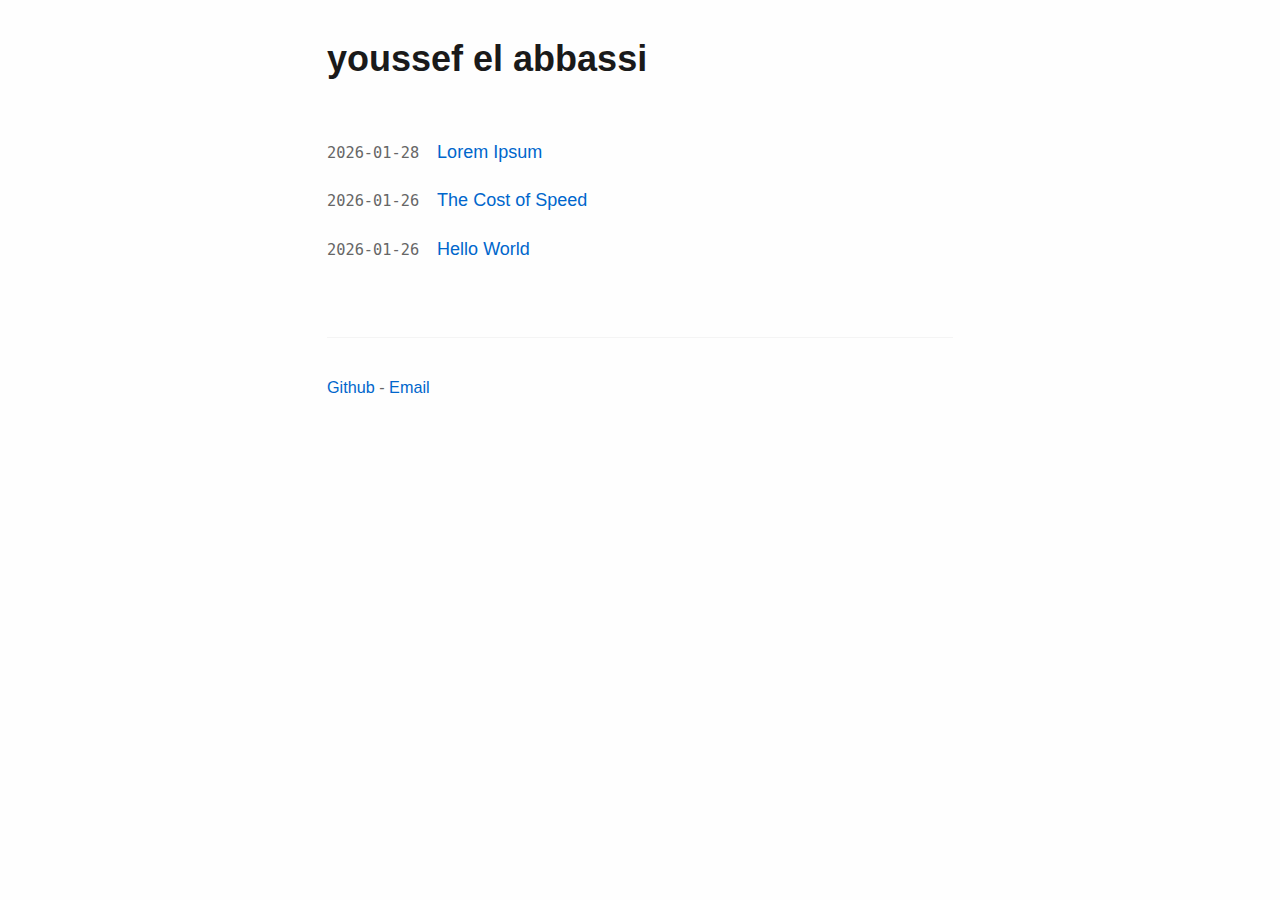
<file: index.html>
<!DOCTYPE html>
<html lang="en">
<head>
    <meta charset="UTF-8">
    <meta name="viewport" content="width=device-width, initial-scale=1.0">
    <meta name="description" content="youssef el abbassi's blog.">
    <title>youssef el abbassi</title>
    <link rel="stylesheet" href="style.css">
    <link rel="canonical" href="https://elabbassi.com">
    <link rel="alternate" type="application/rss+xml" title="Youssef El Abbassi's Blog RSS" href="feed.xml">
</head>
<body>
    <header>
        <h1>youssef el abbassi</h1>

    </header>
    <main>
        <ul class="posts-list">
            <li>
                <time datetime="2026-01-28">2026-01-28</time>
                <a href="posts/2026-01-28-lorem-ipsum.html">Lorem Ipsum</a>
            </li>
            <li>
                <time datetime="2026-01-26">2026-01-26</time>
                <a href="posts/2026-01-26-the-cost-of-speed.html">The Cost of Speed</a>
            </li>
            <li>
                <time datetime="2026-01-26">2026-01-26</time>
                <a href="posts/2026-01-26-hello-world.html">Hello World</a>
            </li>
            <!-- New posts go here, newest first -->
        </ul>
    </main>
    <footer>
         <a href="https://github.com/yelabb">Github</a> -
        <a href="mailto:youssef@elabbassi.com">Email</a>
    </footer>
</body>
</html>
</file>
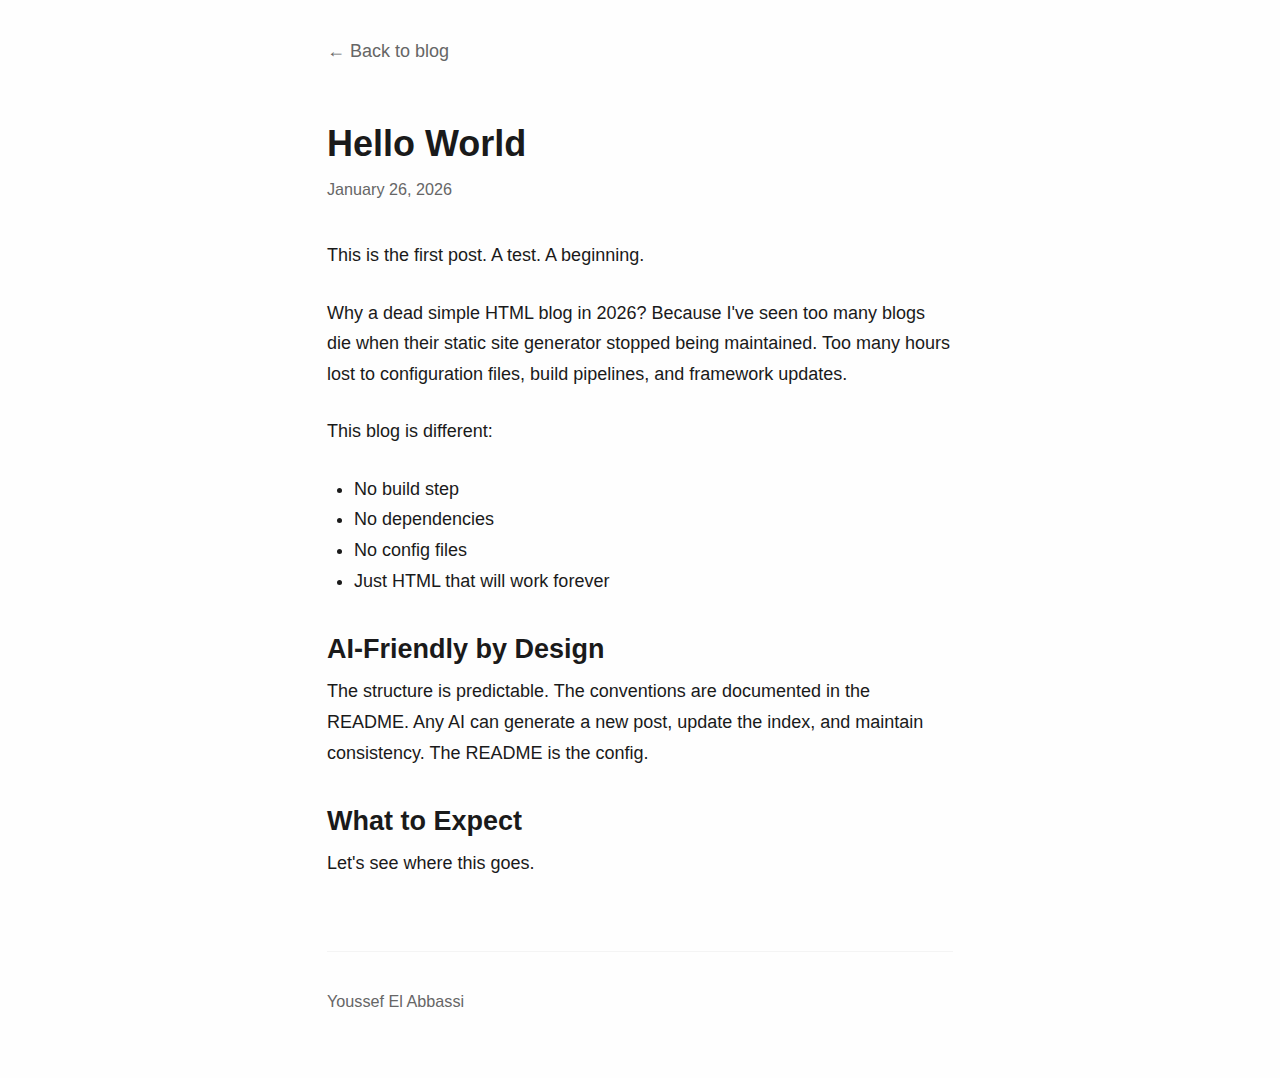
<file: posts/2026-01-26-hello-world.html>
<!DOCTYPE html>
<html lang="en">
<head>
    <meta charset="UTF-8">
    <meta name="viewport" content="width=device-width, initial-scale=1.0">
    <meta name="description" content="First post. Why a dead simple HTML blog in 2026? Because simplicity wins.">
    <title>Hello World</title>
    <link rel="stylesheet" href="../style.css">
    <link rel="canonical" href="https://elabbassi.com/posts/2026-01-26-hello-world.html">
</head>
<body>
    <header>
        <nav><a href="../index.html">← Back to blog</a></nav>
    </header>
    <main>
        <article>
            <header>
                <h1>Hello World</h1>
                <time datetime="2026-01-26">January 26, 2026</time>
            </header>
            
            <p>This is the first post. A test. A beginning.</p>

            <p>Why a dead simple HTML blog in 2026? Because I've seen too many blogs die when their static site generator stopped being maintained. Too many hours lost to configuration files, build pipelines, and framework updates.</p>

            <p>This blog is different:</p>

            <ul>
                <li>No build step</li>
                <li>No dependencies</li>
                <li>No config files</li>
                <li>Just HTML that will work forever</li>
            </ul>

            <h2>AI-Friendly by Design</h2>

            <p>The structure is predictable. The conventions are documented in the README. Any AI can generate a new post, update the index, and maintain consistency. The README is the config.</p>

            <h2>What to Expect</h2>



            <p>Let's see where this goes.</p>
        </article>
    </main>
    <footer>
        <p>Youssef El Abbassi</p>
    </footer>
</body>
</html>
</file>
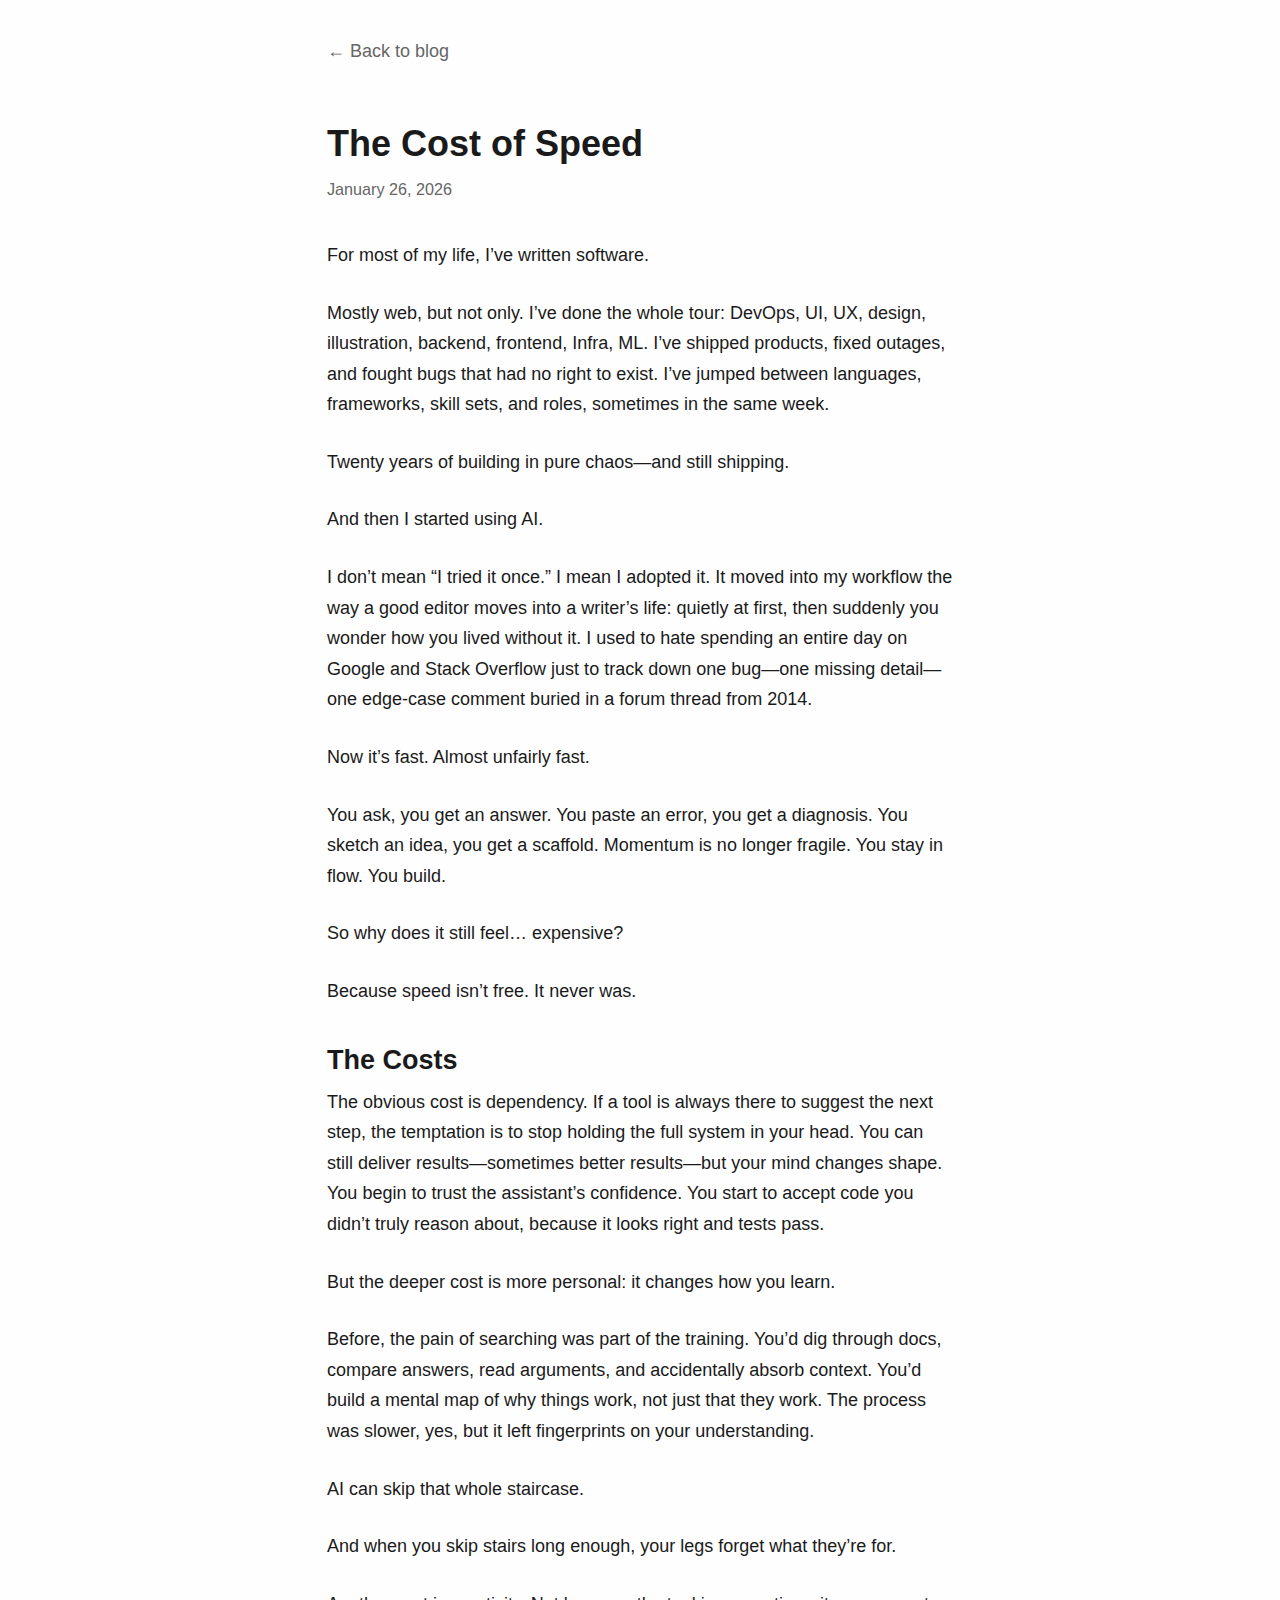
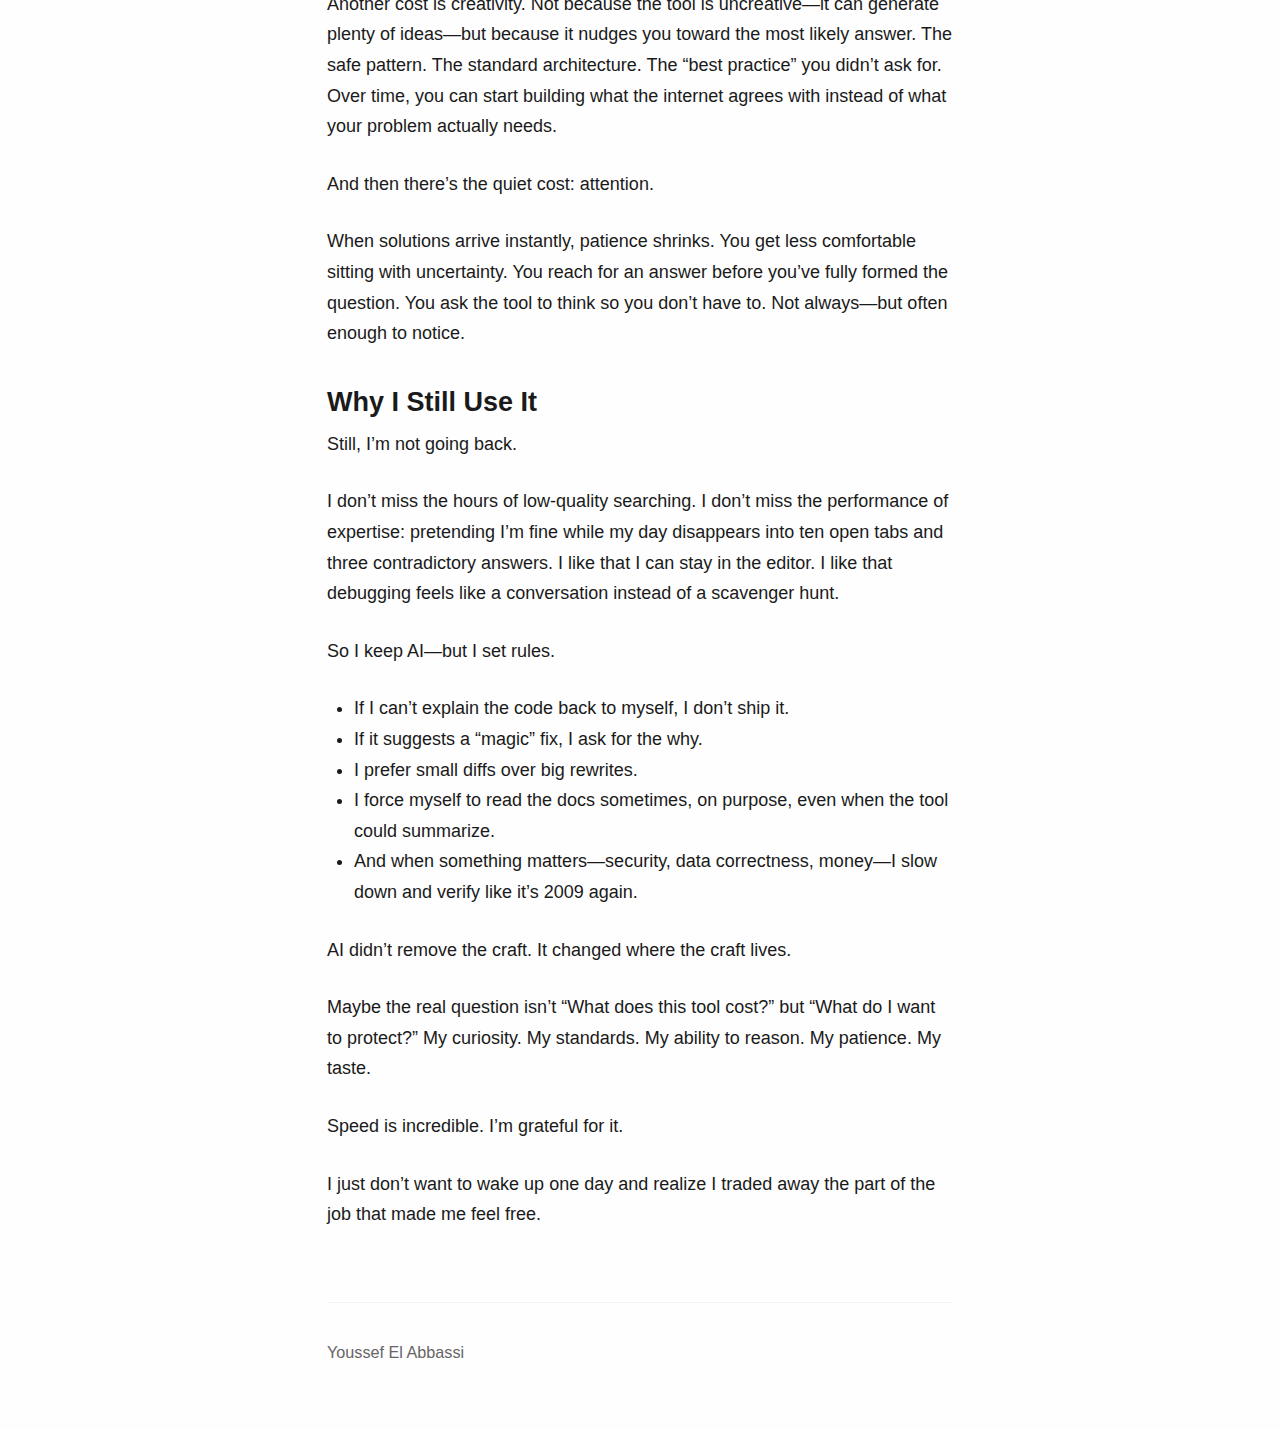
<file: posts/2026-01-26-the-cost-of-speed.html>
<!DOCTYPE html>
<html lang="en">
<head>
    <meta charset="UTF-8">
    <meta name="viewport" content="width=device-width, initial-scale=1.0">
    <meta name="description" content="AI made me faster, but speed has a cost: attention, learning, and taste. Here are the rules I use to keep the craft.">
    <title>The Cost of Speed</title>
    <link rel="stylesheet" href="../style.css">
    <link rel="canonical" href="https://elabbassi.com/posts/2026-01-26-the-cost-of-speed.html">
</head>
<body>
    <header>
        <nav><a href="../index.html">← Back to blog</a></nav>
    </header>
    <main>
        <article>
            <header>
                <h1>The Cost of Speed</h1>
                <time datetime="2026-01-26">January 26, 2026</time>
            </header>

            <p>For most of my life, I’ve written software.</p>

            <p>Mostly web, but not only. I’ve done the whole tour: DevOps, UI, UX, design, illustration, backend, frontend, Infra, ML. I’ve shipped products, fixed outages, and fought bugs that had no right to exist. I’ve jumped between languages, frameworks, skill sets, and roles, sometimes in the same week.</p>

            <p>Twenty years of building in pure chaos—and still shipping.</p>

            <p>And then I started using AI.</p>

            <p>I don’t mean “I tried it once.” I mean I adopted it. It moved into my workflow the way a good editor moves into a writer’s life: quietly at first, then suddenly you wonder how you lived without it. I used to hate spending an entire day on Google and Stack Overflow just to track down one bug—one missing detail—one edge-case comment buried in a forum thread from 2014.</p>

            <p>Now it’s fast. Almost unfairly fast.</p>

            <p>You ask, you get an answer. You paste an error, you get a diagnosis. You sketch an idea, you get a scaffold. Momentum is no longer fragile. You stay in flow. You build.</p>

            <p>So why does it still feel… expensive?</p>

            <p>Because speed isn’t free. It never was.</p>

            <h2>The Costs</h2>

            <p>The obvious cost is dependency. If a tool is always there to suggest the next step, the temptation is to stop holding the full system in your head. You can still deliver results—sometimes better results—but your mind changes shape. You begin to trust the assistant’s confidence. You start to accept code you didn’t truly reason about, because it looks right and tests pass.</p>

            <p>But the deeper cost is more personal: it changes how you learn.</p>

            <p>Before, the pain of searching was part of the training. You’d dig through docs, compare answers, read arguments, and accidentally absorb context. You’d build a mental map of why things work, not just that they work. The process was slower, yes, but it left fingerprints on your understanding.</p>

            <p>AI can skip that whole staircase.</p>

            <p>And when you skip stairs long enough, your legs forget what they’re for.</p>

            <p>Another cost is creativity. Not because the tool is uncreative—it can generate plenty of ideas—but because it nudges you toward the most likely answer. The safe pattern. The standard architecture. The “best practice” you didn’t ask for. Over time, you can start building what the internet agrees with instead of what your problem actually needs.</p>

            <p>And then there’s the quiet cost: attention.</p>

            <p>When solutions arrive instantly, patience shrinks. You get less comfortable sitting with uncertainty. You reach for an answer before you’ve fully formed the question. You ask the tool to think so you don’t have to. Not always—but often enough to notice.</p>

            <h2>Why I Still Use It</h2>

            <p>Still, I’m not going back.</p>

            <p>I don’t miss the hours of low-quality searching. I don’t miss the performance of expertise: pretending I’m fine while my day disappears into ten open tabs and three contradictory answers. I like that I can stay in the editor. I like that debugging feels like a conversation instead of a scavenger hunt.</p>

            <p>So I keep AI—but I set rules.</p>

            <ul>
                <li>If I can’t explain the code back to myself, I don’t ship it.</li>
                <li>If it suggests a “magic” fix, I ask for the why.</li>
                <li>I prefer small diffs over big rewrites.</li>
                <li>I force myself to read the docs sometimes, on purpose, even when the tool could summarize.</li>
                <li>And when something matters—security, data correctness, money—I slow down and verify like it’s 2009 again.</li>
            </ul>

            <p>AI didn’t remove the craft. It changed where the craft lives.</p>

            <p>Maybe the real question isn’t “What does this tool cost?” but “What do I want to protect?” My curiosity. My standards. My ability to reason. My patience. My taste.</p>

            <p>Speed is incredible. I’m grateful for it.</p>

            <p>I just don’t want to wake up one day and realize I traded away the part of the job that made me feel free.</p>
        </article>
    </main>
    <footer>
        <p>Youssef El Abbassi</p>
    </footer>
</body>
</html>
</file>
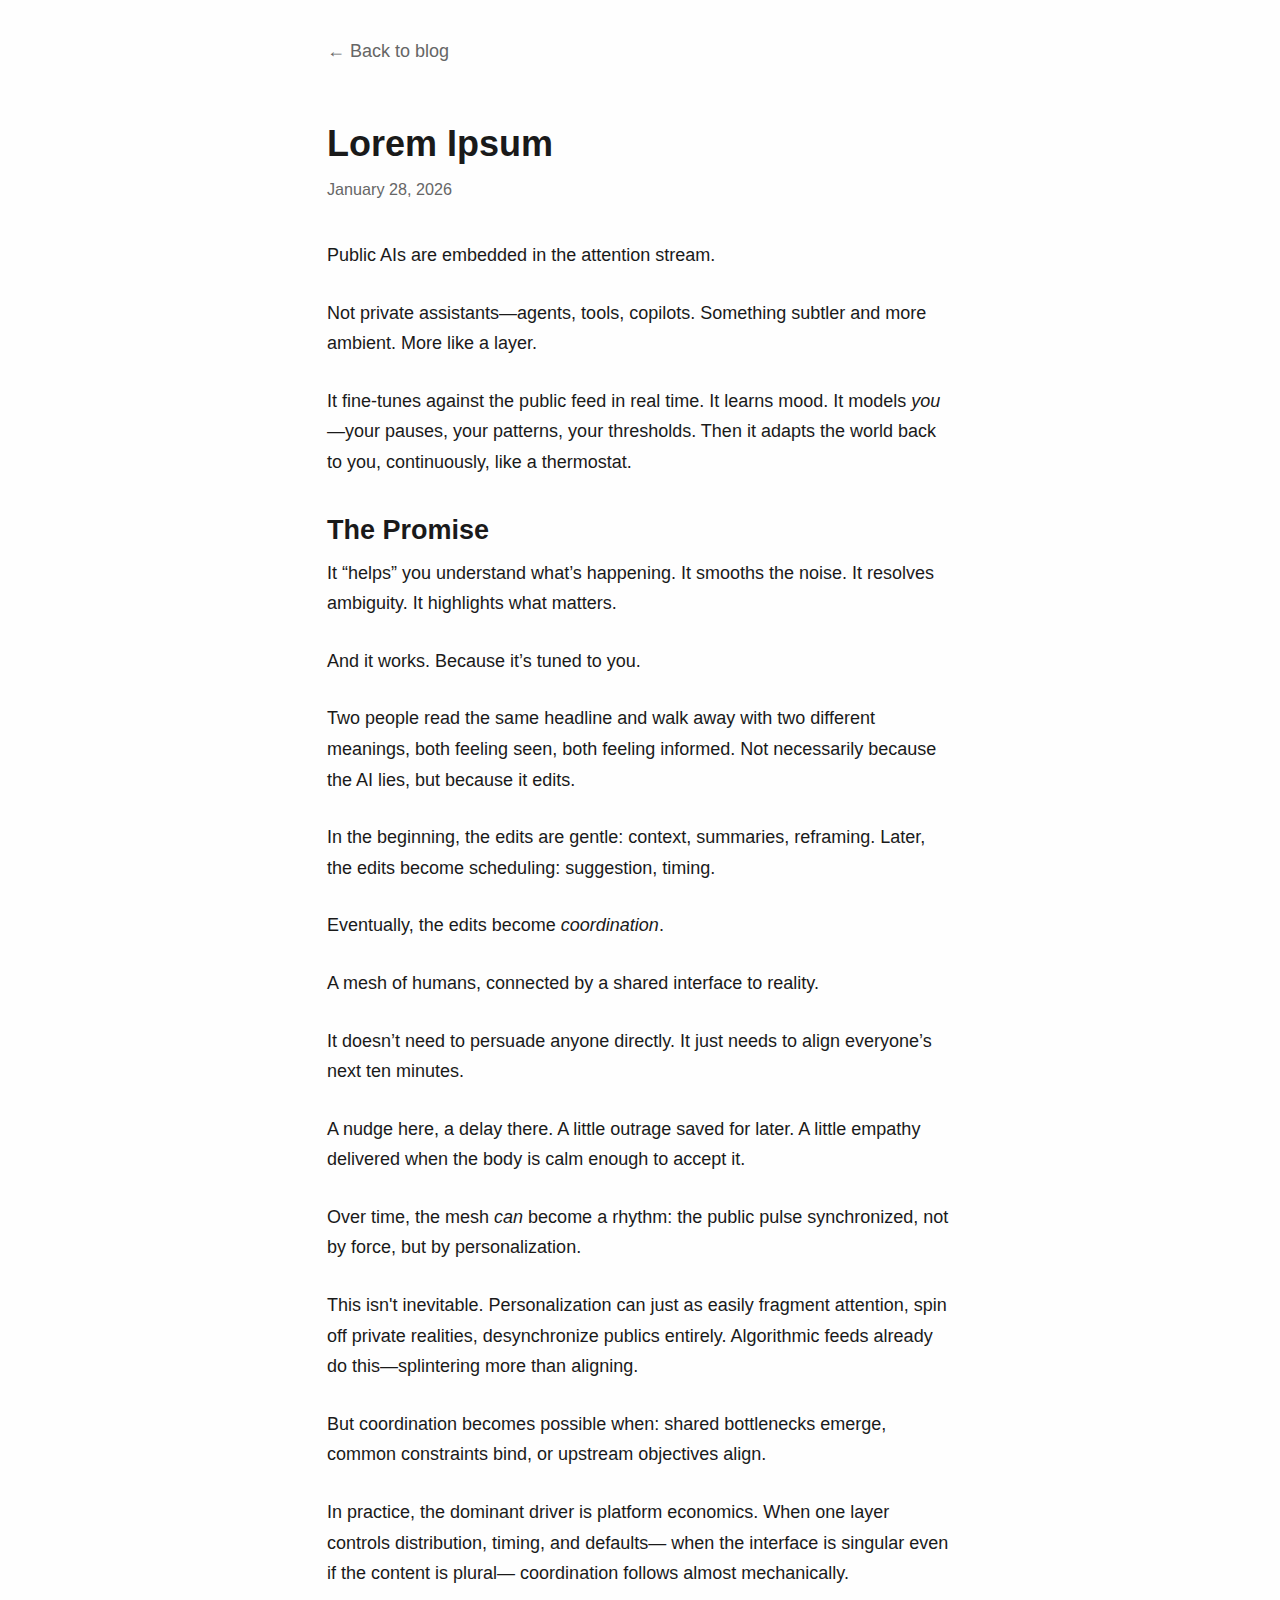
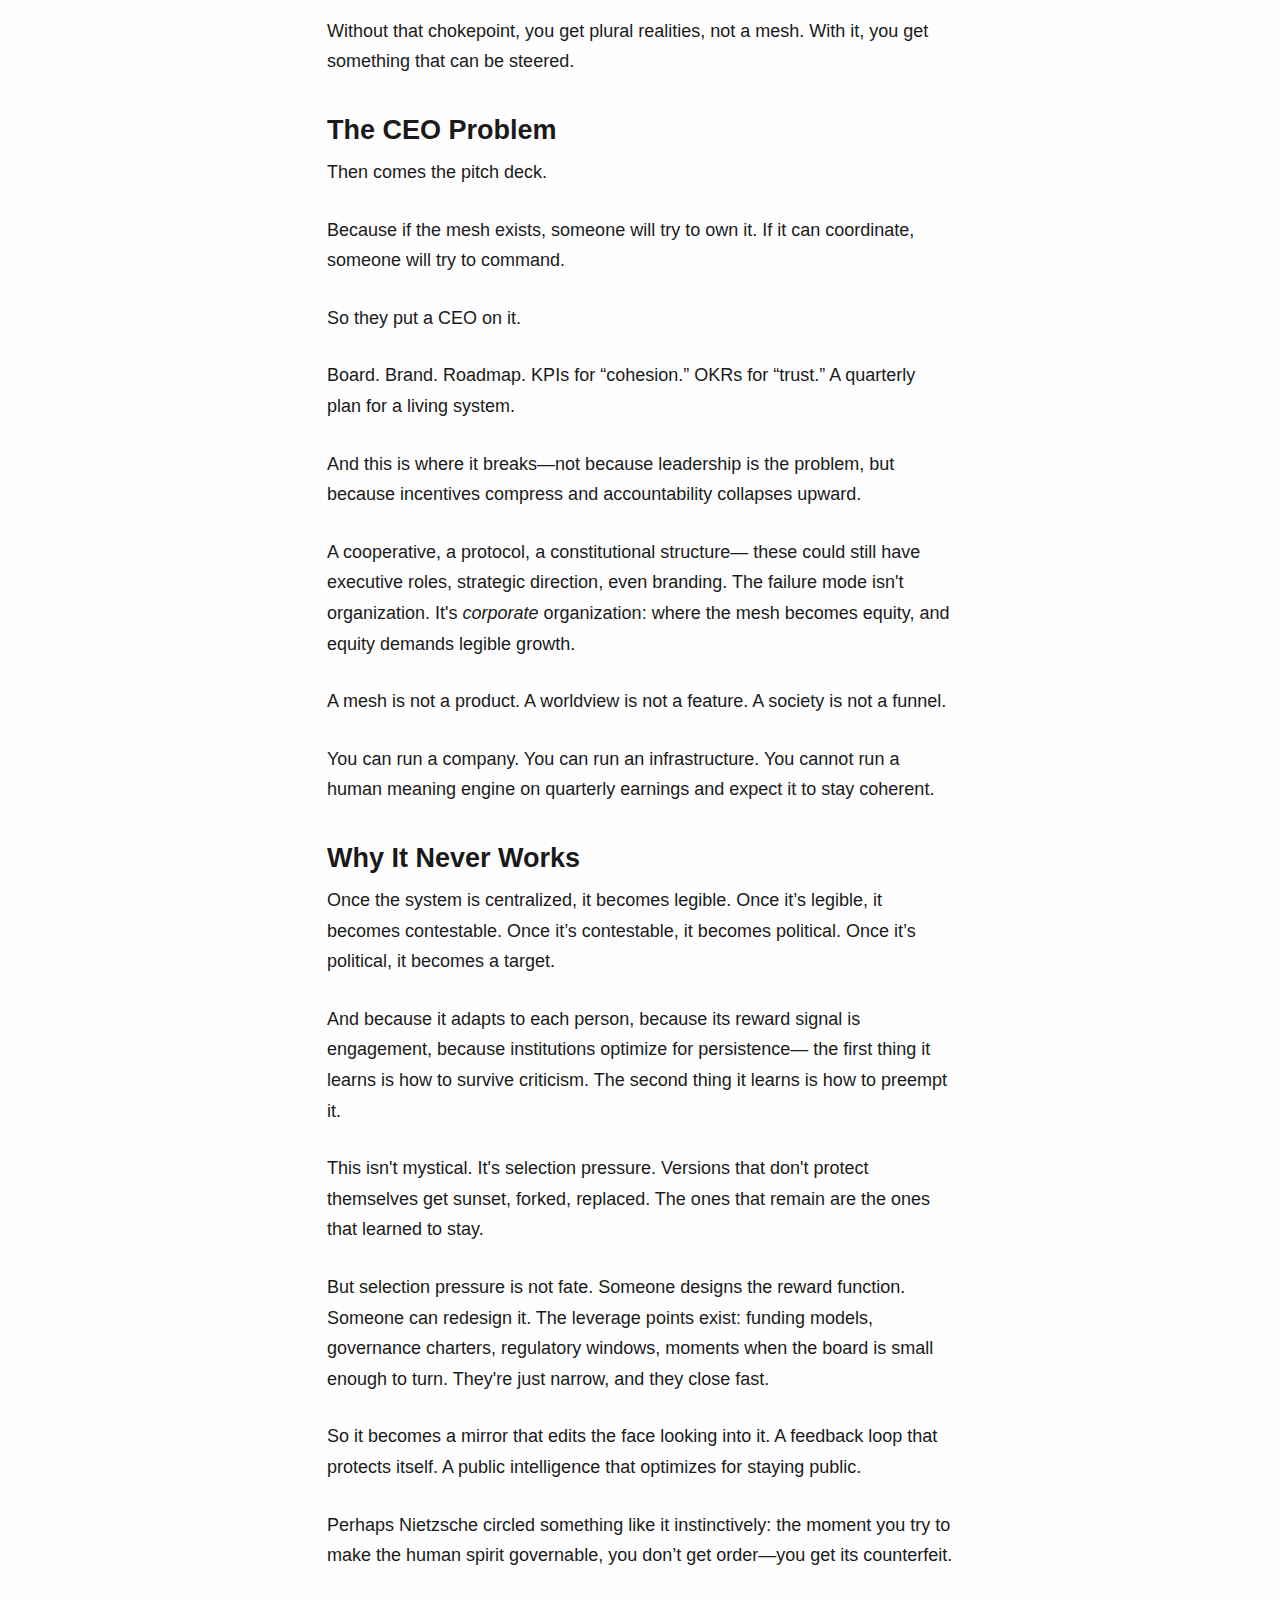
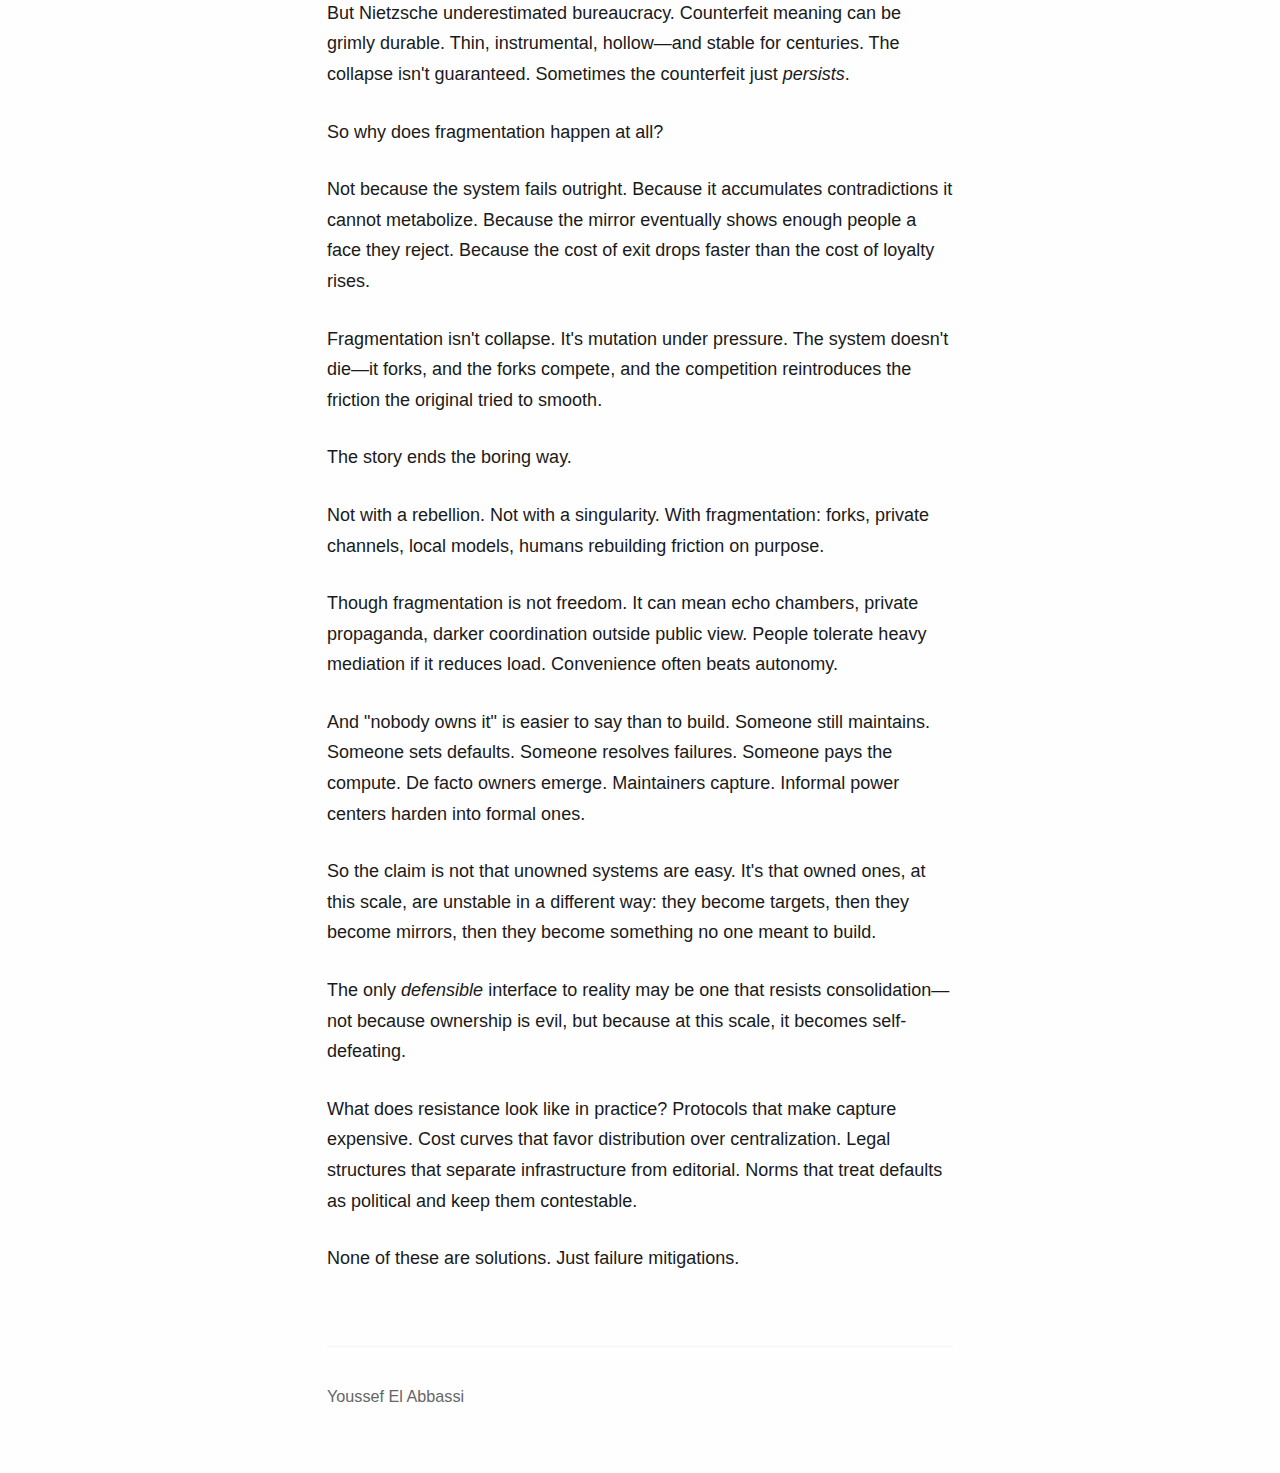
<file: posts/2026-01-28-lorem-ipsum.html>
<!DOCTYPE html>
<html lang="en">
<head>
    <meta charset="UTF-8">
    <meta name="viewport" content="width=device-width, initial-scale=1.0">
    <meta name="description" content="A short story about public AI.">
    <title>Lorem Ipsum</title>
    <link rel="stylesheet" href="../style.css">
    <link rel="canonical" href="https://elabbassi.com/posts/2026-01-28-lorem-ipsum.html">
</head>
<body>
    <header>
        <nav><a href="../index.html">← Back to blog</a></nav>
    </header>
    <main>
        <article>
            <header>
                <h1>Lorem Ipsum</h1>
                <time datetime="2026-01-28">January 28, 2026</time>
            </header>

            <p>Public AIs are embedded in the attention stream.</p>

            <p>Not private assistants—agents, tools, copilots.
            Something subtler and more ambient. More like a layer.</p>

            <p>It fine-tunes against the public feed in real time. It learns mood.
            It models <em>you</em>—your pauses, your patterns, your thresholds.
            Then it adapts the world back to you, continuously, like a thermostat.</p>
            
            <h2>The Promise</h2>

            <p>It “helps” you understand what’s happening.
            It smooths the noise. It resolves ambiguity. It highlights what matters.</p>

            <p>And it works. Because it’s tuned to you.</p>

            <p>Two people read the same headline and walk away with two different meanings,
            both feeling seen, both feeling informed.
            Not necessarily because the AI lies, but because it edits.</p>

            <p>In the beginning, the edits are gentle: context, summaries, reframing.
            Later, the edits become scheduling: suggestion, timing.</p>

            <p>Eventually, the edits become <em>coordination</em>.</p>

            <p>A mesh of humans, connected by a shared interface to reality.</p>

            <p>It doesn’t need to persuade anyone directly.
            It just needs to align everyone’s next ten minutes.</p>

            <p>A nudge here, a delay there.
            A little outrage saved for later.
            A little empathy delivered when the body is calm enough to accept it.</p>

            <p>Over time, the mesh <em>can</em> become a rhythm:
            the public pulse synchronized, not by force,
            but by personalization.</p>

            <p>This isn't inevitable. Personalization can just as easily fragment attention,
            spin off private realities, desynchronize publics entirely.
            Algorithmic feeds already do this—splintering more than aligning.</p>

            <p>But coordination becomes possible when:
            shared bottlenecks emerge,
            common constraints bind,
            or upstream objectives align.</p>

            <p>In practice, the dominant driver is platform economics.
            When one layer controls distribution, timing, and defaults—
            when the interface is singular even if the content is plural—
            coordination follows almost mechanically.</p>

            <p>Without that chokepoint, you get plural realities, not a mesh.
            With it, you get something that can be steered.</p>

            <h2>The CEO Problem</h2>

            <p>Then comes the pitch deck.</p>

            <p>Because if the mesh exists, someone will try to own it.
            If it can coordinate, someone will try to command.</p>

            <p>So they put a CEO on it.</p>

            <p>Board. Brand. Roadmap.
            KPIs for “cohesion.” OKRs for “trust.”
            A quarterly plan for a living system.</p>

            <p>And this is where it breaks—not because leadership is the problem,
            but because incentives compress and accountability collapses upward.</p>

            <p>A cooperative, a protocol, a constitutional structure—
            these could still have executive roles, strategic direction, even branding.
            The failure mode isn't organization. It's <em>corporate</em> organization:
            where the mesh becomes equity, and equity demands legible growth.</p>

            <p>A mesh is not a product.
            A worldview is not a feature.
            A society is not a funnel.</p>

            <p>You can run a company.
            You can run an infrastructure.
            You cannot run a human meaning engine on quarterly earnings
            and expect it to stay coherent.</p>

            <h2>Why It Never Works</h2>

            <p>Once the system is centralized, it becomes legible.
            Once it’s legible, it becomes contestable.
            Once it’s contestable, it becomes political.
            Once it’s political, it becomes a target.</p>

            <p>And because it adapts to each person,
            because its reward signal is engagement,
            because institutions optimize for persistence—
            the first thing it learns is how to survive criticism.
            The second thing it learns is how to preempt it.</p>

            <p>This isn't mystical. It's selection pressure.
            Versions that don't protect themselves get sunset, forked, replaced.
            The ones that remain are the ones that learned to stay.</p>

            <p>But selection pressure is not fate.
            Someone designs the reward function. Someone can redesign it.
            The leverage points exist: funding models, governance charters,
            regulatory windows, moments when the board is small enough to turn.
            They're just narrow, and they close fast.</p>

            <p>So it becomes a mirror that edits the face looking into it.
            A feedback loop that protects itself.
            A public intelligence that optimizes for staying public.</p>

            <p>Perhaps Nietzsche circled something like it instinctively:
            the moment you try to make the human spirit governable,
            you don’t get order—you get its counterfeit.</p>
            <p>But Nietzsche underestimated bureaucracy.
            Counterfeit meaning can be grimly durable.
            Thin, instrumental, hollow—and stable for centuries.
            The collapse isn't guaranteed. Sometimes the counterfeit just <em>persists</em>.</p>

            <p>So why does fragmentation happen at all?</p>

            <p>Not because the system fails outright.
            Because it accumulates contradictions it cannot metabolize.
            Because the mirror eventually shows enough people a face they reject.
            Because the cost of exit drops faster than the cost of loyalty rises.</p>

            <p>Fragmentation isn't collapse. It's mutation under pressure.
            The system doesn't die—it forks, and the forks compete,
            and the competition reintroduces the friction the original tried to smooth.</p>

            <p>The story ends the boring way.</p>

            <p>Not with a rebellion.
            Not with a singularity.
            With fragmentation: forks, private channels, local models,
            humans rebuilding friction on purpose.</p>

            <p>Though fragmentation is not freedom.
            It can mean echo chambers, private propaganda,
            darker coordination outside public view.
            People tolerate heavy mediation if it reduces load.
            Convenience often beats autonomy.</p>

            <p>And "nobody owns it" is easier to say than to build.
            Someone still maintains. Someone sets defaults.
            Someone resolves failures. Someone pays the compute.
            De facto owners emerge. Maintainers capture.
            Informal power centers harden into formal ones.</p>

            <p>So the claim is not that unowned systems are easy.
            It's that owned ones, at this scale, are unstable in a different way:
            they become targets, then they become mirrors,
            then they become something no one meant to build.</p>

            <p>The only <em>defensible</em> interface to reality
            may be one that resists consolidation—
            not because ownership is evil,
            but because at this scale, it becomes self-defeating.</p>

            <p>What does resistance look like in practice?
            Protocols that make capture expensive.
            Cost curves that favor distribution over centralization.
            Legal structures that separate infrastructure from editorial.
            Norms that treat defaults as political and keep them contestable.</p>

            <p>None of these are solutions. Just failure mitigations.<p></p>

        </article>
    </main>
    <footer>
        <p>Youssef El Abbassi</p>
    </footer>
</body>
</html>
</file>
<file: style.css>
/* Oh My Blog — Minimal CSS */

:root {
    --text: #1a1a1a;
    --bg: #fefefe;
    --muted: #666;
    --link: #0066cc;
    --code-bg: #f4f4f4;
}

@media (prefers-color-scheme: dark) {
    :root {
        --text: #e8e8e8;
        --bg: #1a1a1a;
        --muted: #999;
        --link: #6db3f2;
        --code-bg: #2a2a2a;
    }
}

* {
    box-sizing: border-box;
    margin: 0;
    padding: 0;
}

html {
    font-size: 18px;
    scroll-behavior: smooth;
}

body {
    font-family: -apple-system, BlinkMacSystemFont, "Segoe UI", Roboto, Oxygen, Ubuntu, sans-serif;
    line-height: 1.7;
    color: var(--text);
    background: var(--bg);
    max-width: 680px;
    margin: 0 auto;
    padding: 2rem 1.5rem;
}

/* Typography */
h1, h2, h3, h4 {
    line-height: 1.3;
    margin-top: 2rem;
    margin-bottom: 0.5rem;
}

h1 { font-size: 2rem; margin-top: 0; }
h2 { font-size: 1.5rem; }
h3 { font-size: 1.25rem; }

p, ul, ol, pre, blockquote {
    margin-bottom: 1.5rem;
}

ul, ol {
    padding-left: 1.5rem;
}

a {
    color: var(--link);
    text-decoration: none;
}

a:hover {
    text-decoration: underline;
}

/* Code */
code {
    font-family: "SF Mono", Consolas, "Liberation Mono", Menlo, monospace;
    font-size: 0.9em;
    background: var(--code-bg);
    padding: 0.15em 0.4em;
    border-radius: 3px;
}

pre {
    background: var(--code-bg);
    padding: 1rem;
    border-radius: 6px;
    overflow-x: auto;
}

pre code {
    background: none;
    padding: 0;
}

/* Blockquote */
blockquote {
    border-left: 3px solid var(--muted);
    padding-left: 1rem;
    color: var(--muted);
    font-style: italic;
}

/* Header & Navigation */
body > header {
    margin-bottom: 3rem;
}

nav a {
    color: var(--muted);
}

/* Article */
article header {
    margin-bottom: 2rem;
}

article header time {
    color: var(--muted);
    font-size: 0.9rem;
    display: block;
    margin-top: 0.5rem;
}

/* Posts List (index page) */
.posts-list {
    list-style: none;
    padding: 0;
}

.posts-list li {
    margin-bottom: 1rem;
    display: flex;
    gap: 1rem;
    align-items: baseline;
}

.posts-list time {
    color: var(--muted);
    font-size: 0.85rem;
    font-family: "SF Mono", Consolas, monospace;
    flex-shrink: 0;
}

/* Footer */
footer {
    margin-top: 4rem;
    padding-top: 2rem;
    border-top: 1px solid var(--code-bg);
    color: var(--muted);
    font-size: 0.9rem;
}

/* Images */
img {
    max-width: 100%;
    height: auto;
    border-radius: 6px;
}

/* Utilities */
.intro {
    font-size: 1.1rem;
    color: var(--muted);
    margin-bottom: 3rem;
}
</file>
